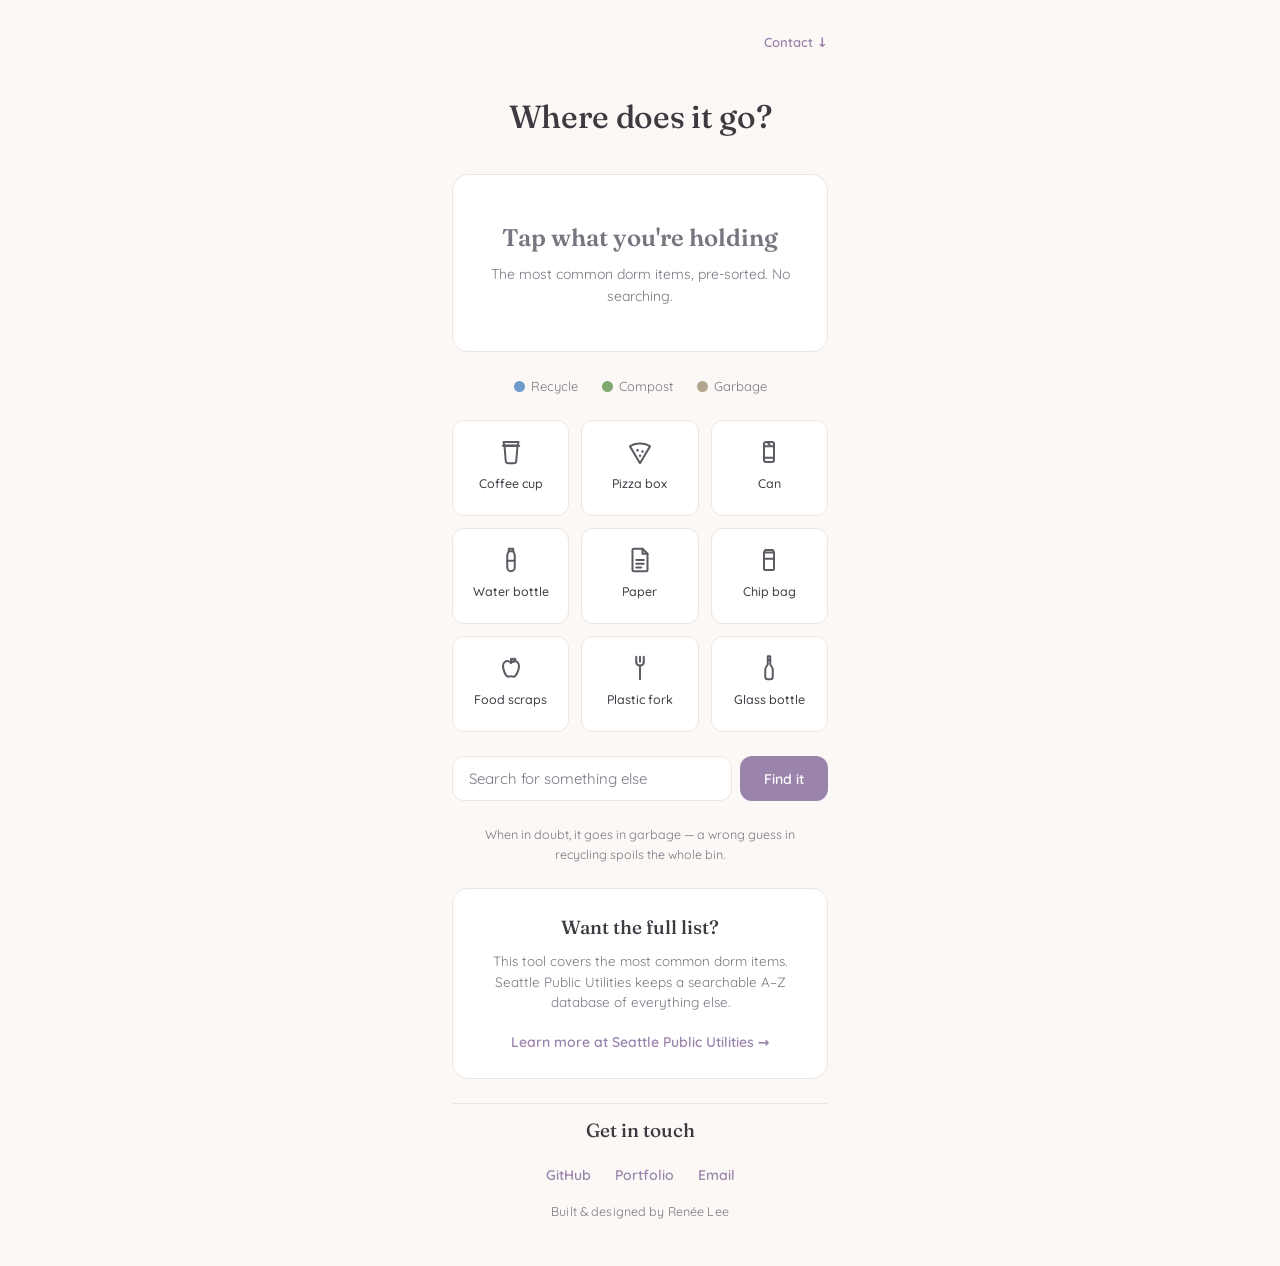
<file: index.html>
<!DOCTYPE html>
<html lang="en">
<head>
  <meta charset="UTF-8" />
  <meta name="viewport" content="width=device-width, initial-scale=1.0" />
  <title>Where does it go? · UW sorting</title>

  <!-- Fonts: Fraunces (soft serif display) + Quicksand (rounded sans UI) -->
  <link rel="preconnect" href="https://fonts.googleapis.com" />
  <link rel="preconnect" href="https://fonts.gstatic.com" crossorigin />
  <link href="https://fonts.googleapis.com/css2?family=Fraunces:opsz,wght@9..144,400;9..144,500;9..144,600&family=Quicksand:wght@400;500;600;700&display=swap" rel="stylesheet" />

  <link rel="stylesheet" href="styles.css" />
</head>
<body>
  <div class="phone">

    <!-- Top link: jumps down to the contact section -->
    <nav class="topbar">
      <a href="#contact" class="toplink">Contact <span aria-hidden="true">&#8595;</span></a>
    </nav>

    <main>
      <h1 class="title">Where does it go?</h1>

      <!-- Answer area: updates when a tile is tapped.
           script.js adds a stream class (recycle / compost / garbage)
           to flood it with the correct bin's color. -->
      <section class="answer" id="answer" aria-live="polite">
        <p class="answer-stream" id="answer-stream">Tap what you're holding</p>
        <p class="answer-reason" id="answer-reason">The most common dorm items, pre-sorted. No searching.</p>
      </section>

      <!-- Legend: what the three colors mean -->
      <ul class="legend" aria-label="Bin colors">
        <li><span class="dot dot-recycle" aria-hidden="true"></span>Recycle</li>
        <li><span class="dot dot-compost" aria-hidden="true"></span>Compost</li>
        <li><span class="dot dot-garbage" aria-hidden="true"></span>Garbage</li>
      </ul>

      <!-- Common items grid.
           Each tile carries the data script.js reads on tap:
           the stream and the one-line reason. Icons are inline
           line-SVGs (currentColor) so they match the gray scheme. -->
      <section class="grid" aria-label="Common items">
        <button class="tile" data-name="Paper coffee cup" data-stream="compost"
          data-reason="Seattle composts paper hot cups. The plastic lid goes in garbage.">
          <span class="tile-icon" aria-hidden="true">
            <svg width="30" height="30" viewBox="0 0 24 24" fill="none" stroke="currentColor" stroke-width="1.6" stroke-linecap="round" stroke-linejoin="round">
              <path d="M6 4h12l-.7 3H6.7L6 4Z"/><path d="M5.4 7h13.2"/>
              <path d="M6.8 7h10.4l-1 12.2a2 2 0 0 1-2 1.8H9.8a2 2 0 0 1-2-1.8L6.8 7Z"/>
            </svg>
          </span>
          <span class="tile-label">Coffee cup</span>
        </button>

        <button class="tile" data-name="Pizza box" data-stream="compost"
          data-reason="Greasy cardboard composts &mdash; no need to tear off the clean parts.">
          <span class="tile-icon" aria-hidden="true">
            <svg width="30" height="30" viewBox="0 0 24 24" fill="none" stroke="currentColor" stroke-width="1.6" stroke-linecap="round" stroke-linejoin="round">
              <path d="M4 7.5C8 4.5 16 4.5 20 7.5L12 21 4 7.5Z"/>
              <circle cx="10" cy="10.5" r="1" fill="currentColor" stroke="none"/>
              <circle cx="14" cy="11.5" r="1" fill="currentColor" stroke="none"/>
              <circle cx="12" cy="15" r="1" fill="currentColor" stroke="none"/>
            </svg>
          </span>
          <span class="tile-label">Pizza box</span>
        </button>

        <button class="tile" data-name="Soda or energy can" data-stream="recycle"
          data-reason="Empty and quick-rinse. Aluminum recycles endlessly.">
          <span class="tile-icon" aria-hidden="true">
            <svg width="30" height="30" viewBox="0 0 24 24" fill="none" stroke="currentColor" stroke-width="1.6" stroke-linecap="round" stroke-linejoin="round">
              <rect x="8" y="4" width="8" height="16" rx="1.8"/>
              <path d="M8 7.4h8"/><path d="M8 16.6h8"/><path d="M11.4 5.2l1.2 1"/>
            </svg>
          </span>
          <span class="tile-label">Can</span>
        </button>

        <button class="tile" data-name="Plastic water bottle" data-stream="recycle"
          data-reason="Empty it first. The cap can stay on.">
          <span class="tile-icon" aria-hidden="true">
            <svg width="30" height="30" viewBox="0 0 24 24" fill="none" stroke="currentColor" stroke-width="1.6" stroke-linecap="round" stroke-linejoin="round">
              <path d="M10.3 3h3.4v2h-3.4z"/>
              <path d="M10 5c0 1.4-1 1.8-1 3.4V18a3 3 0 0 0 6 0V8.4c0-1.6-1-2-1-3.4"/>
              <path d="M9 12.5h6"/>
            </svg>
          </span>
          <span class="tile-label">Water bottle</span>
        </button>

        <button class="tile" data-name="Notebook paper" data-stream="recycle"
          data-reason="Clean, dry paper only &mdash; no food stains or grease.">
          <span class="tile-icon" aria-hidden="true">
            <svg width="30" height="30" viewBox="0 0 24 24" fill="none" stroke="currentColor" stroke-width="1.6" stroke-linecap="round" stroke-linejoin="round">
              <path d="M7 3h7l4 4v13a1 1 0 0 1-1 1H7a1 1 0 0 1-1-1V4a1 1 0 0 1 1-1Z"/>
              <path d="M14 3v4h4"/><path d="M9 12h6"/><path d="M9 15h6"/><path d="M9 18h4"/>
            </svg>
          </span>
          <span class="tile-label">Paper</span>
        </button>

        <button class="tile" data-name="Chip bag" data-stream="garbage"
          data-reason="Metallized film isn't recyclable in Seattle.">
          <span class="tile-icon" aria-hidden="true">
            <svg width="30" height="30" viewBox="0 0 24 24" fill="none" stroke="currentColor" stroke-width="1.6" stroke-linecap="round" stroke-linejoin="round">
              <path d="M8 6l1-2h6l1 2"/>
              <path d="M8 6h8v13a1 1 0 0 1-1 1H9a1 1 0 0 1-1-1V6Z"/>
              <path d="M8 11h8"/>
            </svg>
          </span>
          <span class="tile-label">Chip bag</span>
        </button>

        <button class="tile" data-name="Food scraps" data-stream="compost"
          data-reason="All food scraps compost here, including bones.">
          <span class="tile-icon" aria-hidden="true">
            <svg width="30" height="30" viewBox="0 0 24 24" fill="none" stroke="currentColor" stroke-width="1.6" stroke-linecap="round" stroke-linejoin="round">
              <path d="M12 8c-1.2-1.6-3.4-2-5-.8-1.8 1.4-1.6 4.8-.3 8 1 2.4 2 3.8 3.3 3.8.9 0 1.1-.5 2-.5s1.1.5 2 .5c1.3 0 2.3-1.4 3.3-3.8 1.3-3.2 1.5-6.6-.3-8-1.6-1.2-3.8-.8-5 .8Z"/>
              <path d="M12 8V4.5"/><path d="M12 6c1-1.6 2.8-1.6 3.6-1 0 1.6-1.8 2.6-3.6 1.8"/>
            </svg>
          </span>
          <span class="tile-label">Food scraps</span>
        </button>

        <button class="tile" data-name="Plastic fork" data-stream="garbage"
          data-reason="Plastic utensils jam the sorting machines.">
          <span class="tile-icon" aria-hidden="true">
            <svg width="30" height="30" viewBox="0 0 24 24" fill="none" stroke="currentColor" stroke-width="1.6" stroke-linecap="round" stroke-linejoin="round">
              <path d="M9 3v4"/><path d="M12 3v4"/><path d="M15 3v4"/>
              <path d="M9 7c0 2 1.3 3 3 3s3-1 3-3"/><path d="M12 10v11"/>
            </svg>
          </span>
          <span class="tile-label">Plastic fork</span>
        </button>

        <button class="tile" data-name="Glass bottle" data-stream="recycle"
          data-reason="Empty and rinsed. Keep it loose, not bagged.">
          <span class="tile-icon" aria-hidden="true">
            <svg width="30" height="30" viewBox="0 0 24 24" fill="none" stroke="currentColor" stroke-width="1.6" stroke-linecap="round" stroke-linejoin="round">
              <path d="M11 2.5h2v3h-2z"/>
              <path d="M11 5.5v3.5c0 1-2 2.2-2 4.2V19a2 2 0 0 0 2 2h2a2 2 0 0 0 2-2v-5.8c0-2-2-3.2-2-4.2V5.5"/>
            </svg>
          </span>
          <span class="tile-label">Glass bottle</span>
        </button>
      </section>

      <!-- Search fallback for items not in the grid -->
      <section class="search">
        <label for="search-input" class="visually-hidden">Search for an item</label>
        <input type="text" id="search-input" class="search-input"
          placeholder="Search for something else" autocomplete="off" />
        <button class="search-btn" id="search-btn" aria-label="Search">Find it</button>
      </section>

      <p class="note">When in doubt, it goes in garbage &mdash; a wrong guess in recycling spoils the whole bin.</p>

      <!-- Learn more: points to Seattle's authoritative lookup -->
      <section class="learn">
        <h2 class="learn-title">Want the full list?</h2>
        <p class="learn-text">This tool covers the most common dorm items. Seattle Public Utilities keeps a searchable A&ndash;Z database of everything else.</p>
        <a class="learn-link" href="https://www.seattle.gov/utilities/your-services/collection-and-disposal/where-does-it-go" target="_blank" rel="noopener">
          Learn more at Seattle Public Utilities <span aria-hidden="true">&#8594;</span>
        </a>
      </section>

      <!-- Contact -->
      <section id="contact" class="contact">
        <h2 class="contact-title">Get in touch</h2>
        <ul class="contact-links">
          <li><a href="https://github.com/reneeemlee" target="_blank" rel="noopener">GitHub</a></li>
          <li><a href="https://reneeemlee.github.io" target="_blank" rel="noopener">Portfolio</a></li>
          <li><a href="mailto:you@example.com">Email</a></li>
        </ul>
        <p class="credit">Built &amp; designed by Ren&eacute;e Lee</p>
      </section>
    </main>

  </div>

  <script src="script.js" defer></script>
</body>
</html>
</file>
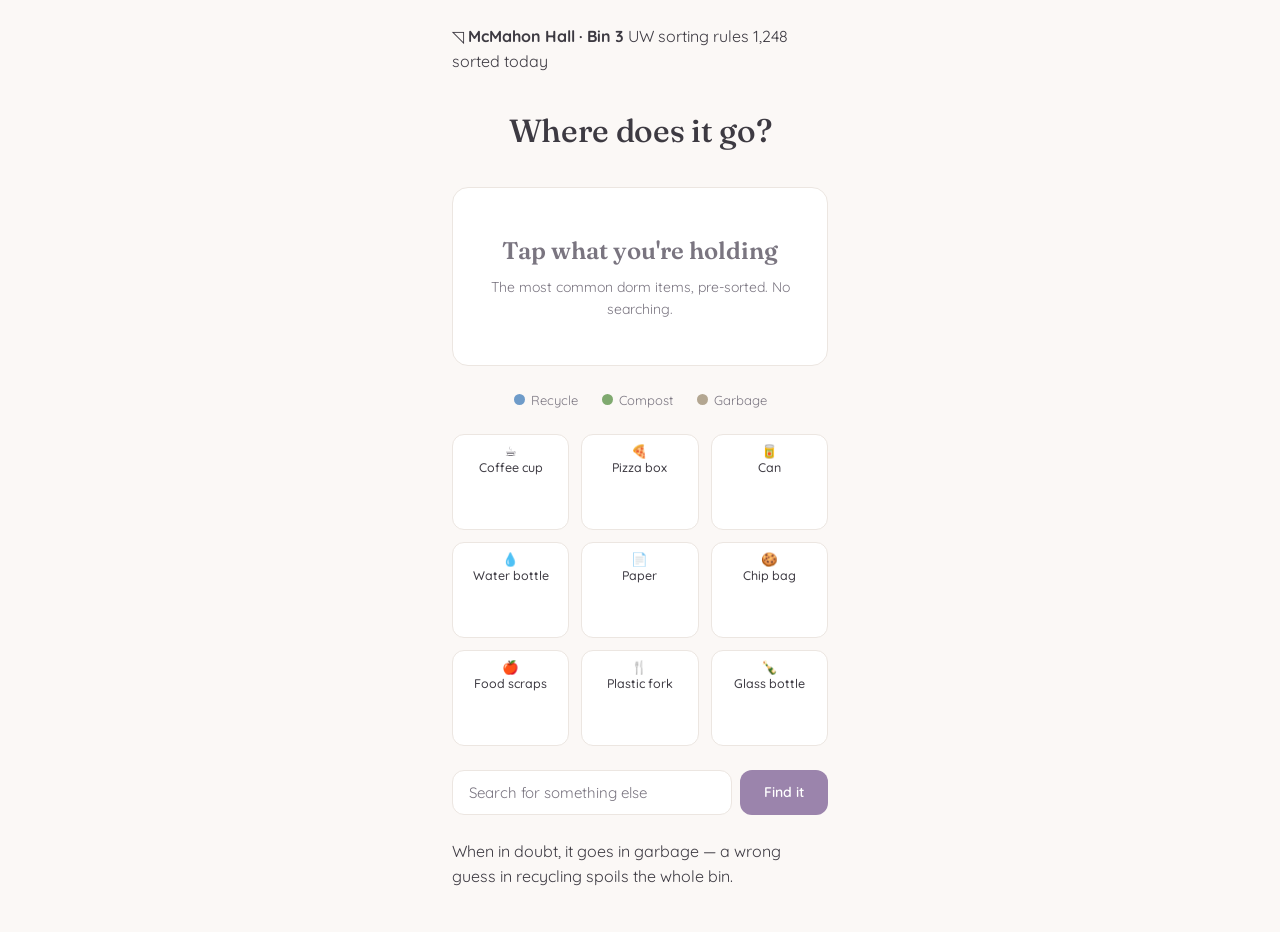
<file: index_1.html>
<!DOCTYPE html>
<html lang="en">
<head>
  <meta charset="UTF-8" />
  <meta name="viewport" content="width=device-width, initial-scale=1.0" />
  <title>Where does it go? · UW sorting</title>

  <!-- Fonts: Fraunces (soft serif display) + Quicksand (rounded sans UI) -->
  <link rel="preconnect" href="https://fonts.googleapis.com" />
  <link rel="preconnect" href="https://fonts.gstatic.com" crossorigin />
  <link href="https://fonts.googleapis.com/css2?family=Fraunces:opsz,wght@9..144,400;9..144,500;9..144,600&family=Quicksand:wght@400;500;600;700&display=swap" rel="stylesheet" />

  <link rel="stylesheet" href="styles.css" />
</head>
<body>
  <div class="phone">

    <!-- Context bar: which bin this QR code opened -->
    <header class="context">
      <span class="context-icon" aria-hidden="true">◹</span>
      <span class="context-text">
        <strong id="bin-name">McMahon Hall · Bin 3</strong>
        <span class="context-sub">UW sorting rules</span>
      </span>
      <span class="context-count"><span id="sorted-count">1,248</span> sorted today</span>
    </header>

    <main>
      <h1 class="title">Where does it go?</h1>

      <!-- Answer area: the signature element.
           Default state is calm; JS will add a stream class
           (recycle / compost / garbage) to flood it with the bin's color. -->
      <section class="answer" id="answer" aria-live="polite">
        <p class="answer-stream" id="answer-stream">Tap what you're holding</p>
        <p class="answer-reason" id="answer-reason">The most common dorm items, pre-sorted. No searching.</p>
      </section>

      <!-- Legend: what the three colors mean -->
      <ul class="legend" aria-label="Bin colors">
        <li><span class="dot dot-recycle" aria-hidden="true"></span>Recycle</li>
        <li><span class="dot dot-compost" aria-hidden="true"></span>Compost</li>
        <li><span class="dot dot-garbage" aria-hidden="true"></span>Garbage</li>
      </ul>

      <!-- Common items grid.
           For now these are hardcoded; the JavaScript step will
           load them from data.json instead. Each tile carries the
           data JS needs: which stream, and the one-line reason. -->
      <section class="grid" aria-label="Common items">
        <button class="tile" data-name="Paper coffee cup" data-stream="compost"
          data-reason="Seattle composts paper hot cups. The plastic lid goes in garbage.">
          <span class="tile-icon" aria-hidden="true">☕</span>
          <span class="tile-label">Coffee cup</span>
        </button>

        <button class="tile" data-name="Pizza box" data-stream="compost"
          data-reason="Greasy cardboard composts — no need to tear off the clean parts.">
          <span class="tile-icon" aria-hidden="true">🍕</span>
          <span class="tile-label">Pizza box</span>
        </button>

        <button class="tile" data-name="Soda or energy can" data-stream="recycle"
          data-reason="Empty and quick-rinse. Aluminum recycles endlessly.">
          <span class="tile-icon" aria-hidden="true">🥫</span>
          <span class="tile-label">Can</span>
        </button>

        <button class="tile" data-name="Plastic water bottle" data-stream="recycle"
          data-reason="Empty it first. The cap can stay on.">
          <span class="tile-icon" aria-hidden="true">💧</span>
          <span class="tile-label">Water bottle</span>
        </button>

        <button class="tile" data-name="Notebook paper" data-stream="recycle"
          data-reason="Clean, dry paper only — no food stains or grease.">
          <span class="tile-icon" aria-hidden="true">📄</span>
          <span class="tile-label">Paper</span>
        </button>

        <button class="tile" data-name="Chip bag" data-stream="garbage"
          data-reason="Metallized film isn't recyclable in Seattle.">
          <span class="tile-icon" aria-hidden="true">🍪</span>
          <span class="tile-label">Chip bag</span>
        </button>

        <button class="tile" data-name="Food scraps" data-stream="compost"
          data-reason="All food scraps compost here, including bones.">
          <span class="tile-icon" aria-hidden="true">🍎</span>
          <span class="tile-label">Food scraps</span>
        </button>

        <button class="tile" data-name="Plastic fork" data-stream="garbage"
          data-reason="Plastic utensils jam the sorting machines.">
          <span class="tile-icon" aria-hidden="true">🍴</span>
          <span class="tile-label">Plastic fork</span>
        </button>

        <button class="tile" data-name="Glass bottle" data-stream="recycle"
          data-reason="Empty and rinsed. Keep it loose, not bagged.">
          <span class="tile-icon" aria-hidden="true">🍾</span>
          <span class="tile-label">Glass bottle</span>
        </button>
      </section>

      <!-- Search fallback for items not in the grid -->
      <section class="search">
        <label for="search-input" class="visually-hidden">Search for an item</label>
        <input type="text" id="search-input" class="search-input"
          placeholder="Search for something else" autocomplete="off" />
        <button class="search-btn" id="search-btn" aria-label="Search">Find it</button>
      </section>
    </main>

    <footer class="foot">
      When in doubt, it goes in garbage — a wrong guess in recycling spoils the whole bin.
    </footer>

  </div>
</body>
</html>
</file>
<file: styles.css>
/* ============================================================
   Where does it go?  —  UW dorm waste sorting
   Palette grounded in the three bins so color = meaning:
   recycle = periwinkle, compost = sage, garbage = warm taupe.
   ============================================================ */

:root {
  /* Surfaces + text */
  --bg: #FBF8F6;
  --card: #FFFFFF;
  --ink: #3D3A42;          /* soft charcoal, not pure black */
  --ink-soft: #7A7580;     /* muted secondary text */
  --icon: #5E5A63;         /* line-icon gray */
  --line: #ECE6E1;         /* hairline borders */
  --accent: #9B84AC;       /* dusty lilac — focus + links */

  /* Recycle */
  --recycle-bg: #DCE8F5;
  --recycle-ink: #2A4E75;
  --recycle-dot: #6E9BC9;

  /* Compost */
  --compost-bg: #DDEBD4;
  --compost-ink: #3C6636;
  --compost-dot: #7FA96F;

  /* Garbage */
  --garbage-bg: #E8E1D8;
  --garbage-ink: #625647;
  --garbage-dot: #B3A691;

  /* Spacing scale — one set of steps used everywhere */
  --s1: 8px;
  --s2: 12px;
  --s3: 16px;
  --s4: 24px;
  --s5: 32px;
  --s6: 44px;

  --radius: 16px;
  --radius-sm: 12px;
}

* { box-sizing: border-box; margin: 0; padding: 0; }

html { scroll-behavior: smooth; }

body {
  font-family: 'Quicksand', system-ui, sans-serif;
  background: var(--bg);
  color: var(--ink);
  line-height: 1.55;
  -webkit-font-smoothing: antialiased;
  display: flex;
  justify-content: center;
  min-height: 100vh;
}

/* Phone-width column — roomier, consistent outer margins */
.phone {
  width: 100%;
  max-width: 440px;
  padding: var(--s4) var(--s5) var(--s6);
  display: flex;
  flex-direction: column;
  gap: var(--s4);            /* one consistent rhythm between all sections */
}

main {
  display: flex;
  flex-direction: column;
  gap: var(--s4);
}

/* ---------- Top bar ---------- */
.topbar { display: flex; justify-content: flex-end; }
.toplink {
  font-size: 13px;
  font-weight: 600;
  color: var(--accent);
  text-decoration: none;
  padding: var(--s1) 0;
}
.toplink:hover { text-decoration: underline; }

/* ---------- Title ---------- */
.title {
  font-family: 'Fraunces', Georgia, serif;
  font-weight: 500;
  font-size: 32px;
  letter-spacing: -0.01em;
  text-align: center;
  padding: var(--s1) 0;
}

/* ---------- Answer area (signature element) ---------- */
.answer {
  background: var(--card);
  border: 1px solid var(--line);
  border-radius: var(--radius);
  padding: var(--s6) var(--s4);
  text-align: center;
  transition: background 0.35s ease, border-color 0.35s ease;
}
.answer-stream {
  font-family: 'Fraunces', Georgia, serif;
  font-weight: 600;
  font-size: 24px;
  color: var(--ink-soft);
  transition: color 0.35s ease, font-size 0.2s ease;
}
.answer-reason {
  margin-top: var(--s1);
  font-size: 14px;
  color: var(--ink-soft);
  transition: color 0.35s ease;
}

/* Flooded states — JS adds one of these classes to .answer. */
.answer.recycle { background: var(--recycle-bg); border-color: var(--recycle-bg); }
.answer.compost { background: var(--compost-bg); border-color: var(--compost-bg); }
.answer.garbage { background: var(--garbage-bg); border-color: var(--garbage-bg); }

.answer.recycle .answer-stream,
.answer.compost .answer-stream,
.answer.garbage .answer-stream { font-size: 40px; }

.answer.recycle .answer-stream { color: var(--recycle-ink); }
.answer.compost .answer-stream { color: var(--compost-ink); }
.answer.garbage .answer-stream { color: var(--garbage-ink); }

.answer.recycle .answer-reason { color: var(--recycle-ink); }
.answer.compost .answer-reason { color: var(--compost-ink); }
.answer.garbage .answer-reason { color: var(--garbage-ink); }

/* ---------- Legend ---------- */
.legend {
  display: flex;
  justify-content: center;
  gap: var(--s4);
  list-style: none;
  font-size: 13px;
  color: var(--ink-soft);
}
.legend li { display: flex; align-items: center; gap: 6px; }
.dot { width: 11px; height: 11px; border-radius: 50%; display: inline-block; }
.dot-recycle { background: var(--recycle-dot); }
.dot-compost { background: var(--compost-dot); }
.dot-garbage { background: var(--garbage-dot); }

/* ---------- Item grid ---------- */
.grid {
  display: grid;
  grid-template-columns: repeat(3, 1fr);
  gap: var(--s2);
}
.tile {
  display: flex;
  flex-direction: column;
  align-items: center;
  gap: var(--s1);
  min-height: 96px;
  padding: var(--s3) var(--s1);
  background: var(--card);
  border: 1px solid var(--line);
  border-radius: var(--radius-sm);
  cursor: pointer;
  font-family: inherit;
  color: var(--ink);
  transition: transform 0.12s ease, border-color 0.12s ease, box-shadow 0.12s ease;
}
.tile-icon { color: var(--icon); line-height: 0; }
.tile-icon svg { width: 30px; height: 30px; display: block; }
.tile-label { font-size: 12.5px; font-weight: 500; text-align: center; }

.tile:hover { transform: translateY(-2px); box-shadow: 0 4px 14px rgba(61, 58, 66, 0.08); }
.tile:active { transform: translateY(0); }

.tile.is-selected {
  border-color: var(--accent);
  box-shadow: 0 0 0 2px var(--accent);
}

/* ---------- Search ---------- */
.search { display: flex; gap: var(--s1); }
.search-input {
  flex: 1;
  font-family: inherit;
  font-size: 15px;
  color: var(--ink);
  background: var(--card);
  border: 1px solid var(--line);
  border-radius: var(--radius-sm);
  padding: var(--s2) var(--s3);
}
.search-input::placeholder { color: var(--ink-soft); }
.search-btn {
  font-family: inherit;
  font-weight: 600;
  font-size: 14px;
  color: #fff;
  background: var(--accent);
  border: none;
  border-radius: var(--radius-sm);
  padding: 0 var(--s4);
  cursor: pointer;
  transition: opacity 0.12s ease;
}
.search-btn:hover { opacity: 0.9; }

/* ---------- Helper note ---------- */
.note {
  font-size: 12.5px;
  color: var(--ink-soft);
  text-align: center;
  line-height: 1.55;
  padding: 0 var(--s2);
}

/* ---------- Learn more ---------- */
.learn {
  background: var(--card);
  border: 1px solid var(--line);
  border-radius: var(--radius);
  padding: var(--s4);
  text-align: center;
}
.learn-title {
  font-family: 'Fraunces', Georgia, serif;
  font-weight: 500;
  font-size: 19px;
  margin-bottom: var(--s1);
}
.learn-text {
  font-size: 13.5px;
  color: var(--ink-soft);
  margin-bottom: var(--s3);
}
.learn-link {
  display: inline-block;
  font-size: 14px;
  font-weight: 600;
  color: var(--accent);
  text-decoration: none;
}
.learn-link:hover { text-decoration: underline; }

/* ---------- Contact ---------- */
.contact {
  text-align: center;
  padding-top: var(--s2);
  border-top: 1px solid var(--line);
}
.contact-title {
  font-family: 'Fraunces', Georgia, serif;
  font-weight: 500;
  font-size: 19px;
  margin-bottom: var(--s3);
}
.contact-links {
  display: flex;
  justify-content: center;
  gap: var(--s4);
  list-style: none;
  margin-bottom: var(--s3);
}
.contact-links a {
  font-size: 14px;
  font-weight: 600;
  color: var(--accent);
  text-decoration: none;
}
.contact-links a:hover { text-decoration: underline; }
.credit {
  font-size: 12.5px;
  color: var(--ink-soft);
  letter-spacing: 0.01em;
}

/* ---------- Accessibility ---------- */
:focus-visible {
  outline: 2px solid var(--accent);
  outline-offset: 2px;
}

.visually-hidden {
  position: absolute;
  width: 1px; height: 1px;
  padding: 0; margin: -1px;
  overflow: hidden;
  clip: rect(0, 0, 0, 0);
  white-space: nowrap;
  border: 0;
}

@media (prefers-reduced-motion: reduce) {
  html { scroll-behavior: auto; }
  * { transition: none !important; }
  .tile:hover { transform: none; }
}
</file>
